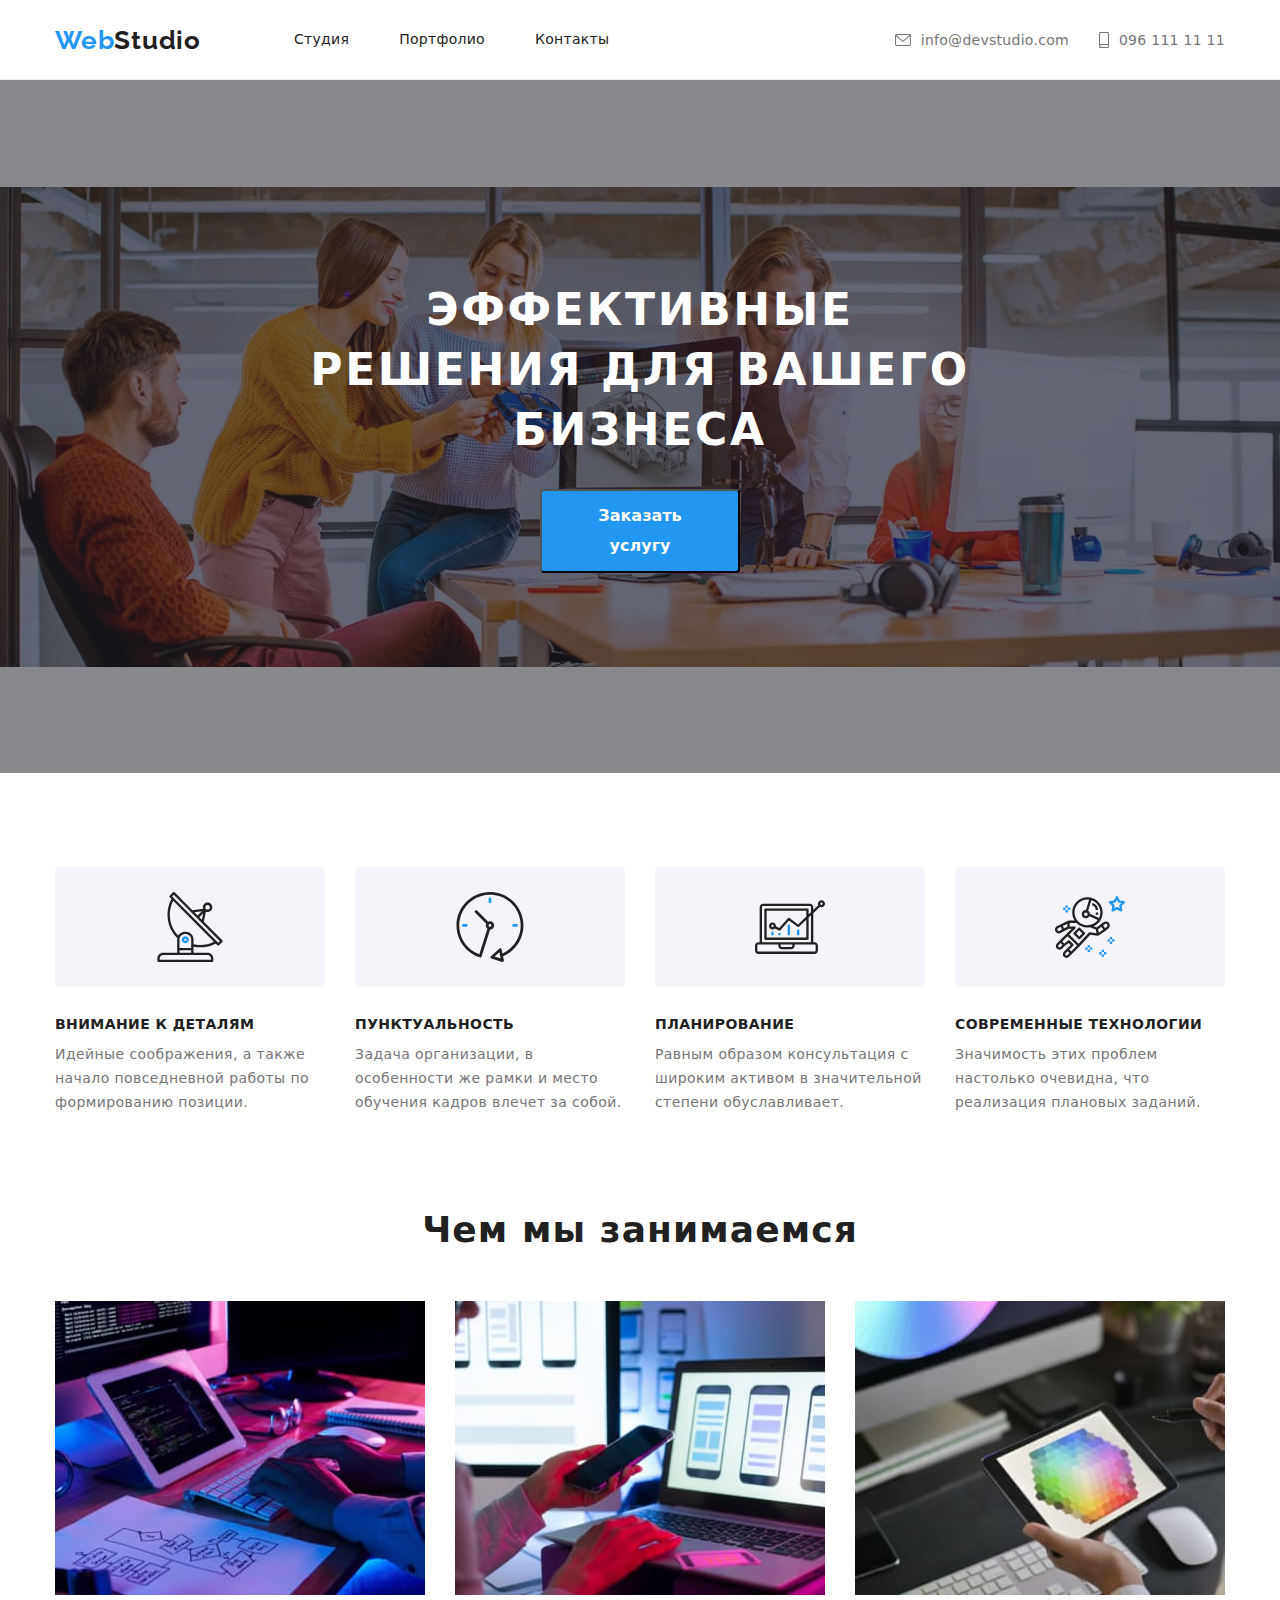
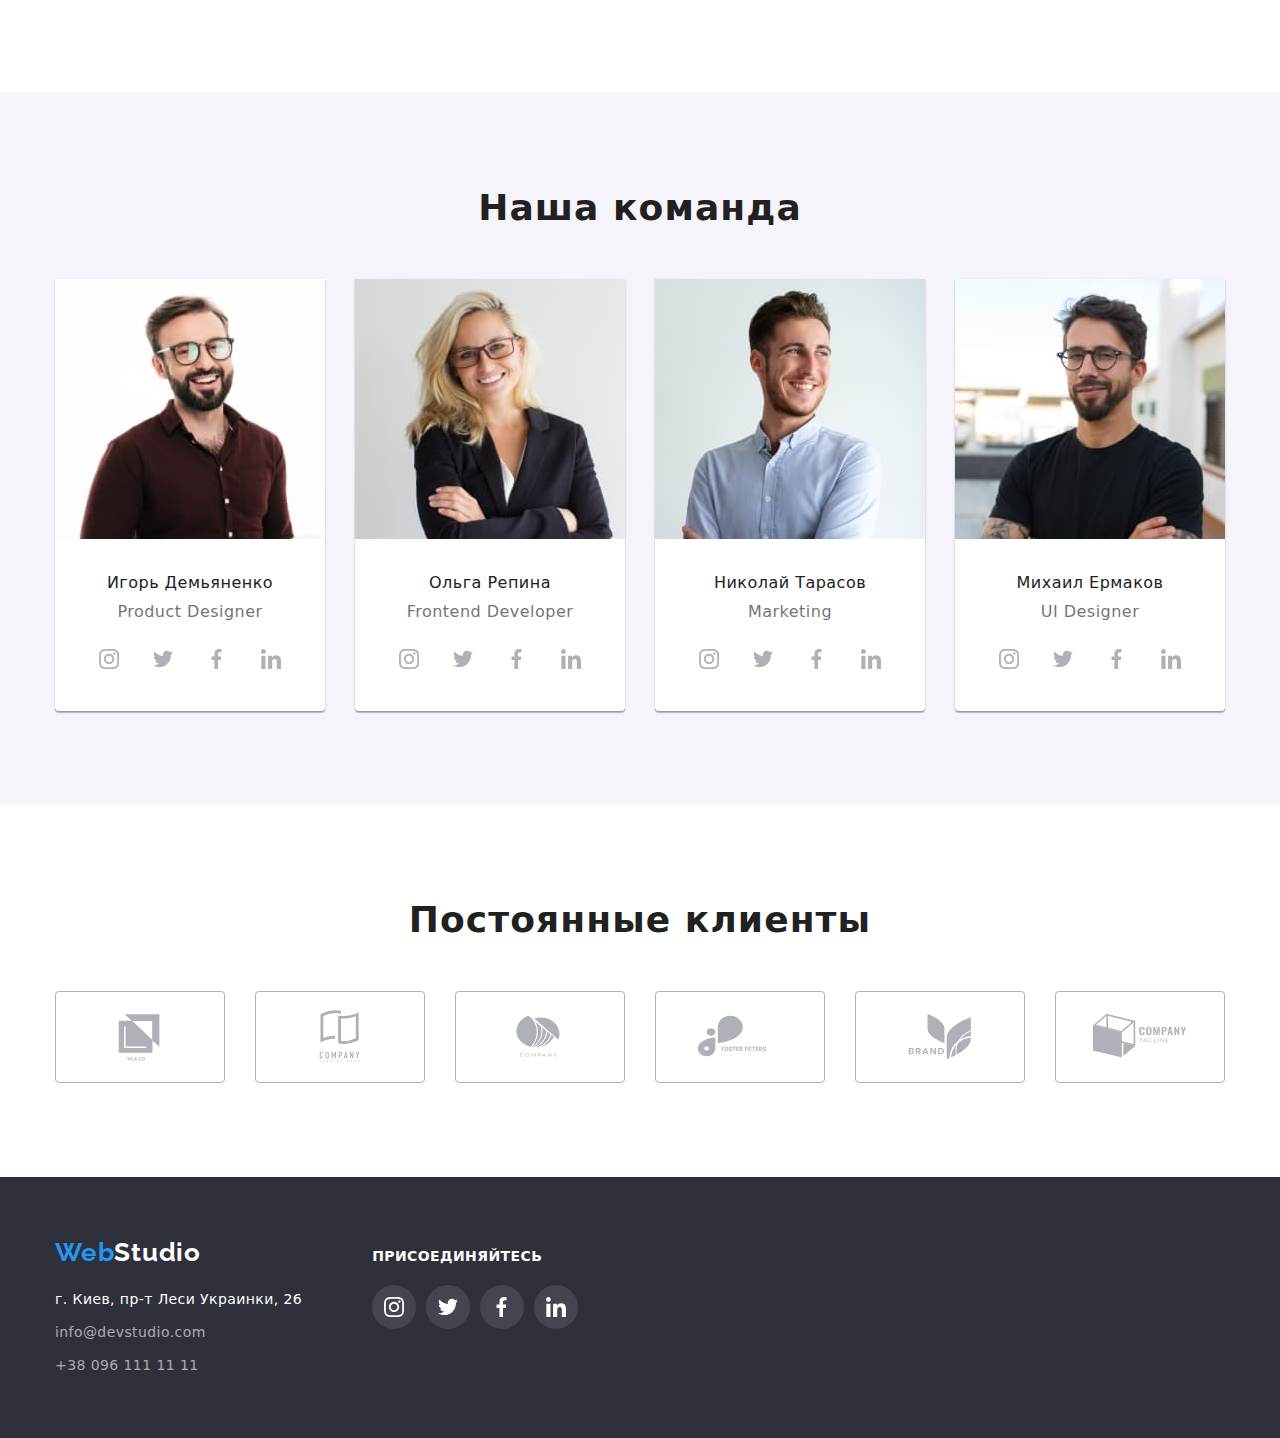
<file: index.html>
<!DOCTYPE html>
<html lang="ru">
<head>
    <meta charset="UTF-8">
    <meta http-equiv="X-UA-Compatible" content="IE=edge">
    <meta name="viewport" content="width=device-width, initial-scale=1.0">
    <link rel="preconnect" href="https://fonts.googleapis.com">
    <link rel="preconnect" href="https://fonts.gstatic.com" crossorigin>
    <link 
        href="https://fonts.googleapis.com/css2?family=Raleway:wght@700&family=Roboto:wght@400;500;700;900&display=swap" rel="stylesheet">
    <title>Document</title>
    <link rel="stylesheet" href="./css/styles.css">
    <link rel="stylesheet" href="https://cdnjs.cloudflare.com/ajax/libs/modern-normalize/1.1.0/modern-normalize.min.css">
</head>


<body>
    <!--Шапка сайта-->
    <header class="header">
        <div class="container header-container">
            <nav class="page-header">
                <a class="logo" href=".index.html">
                    <span class="logo-web">Web</span><span class="logo-studio">Studio</span> 
                    
                </a>            
                        
                <ul class="nav">
                    <li class="item"><a href="./index.html" class="nav_batton">Студия</a></li>
                    <li class="item"><a href="./portfolio.html" class="nav_batton">Портфолио</a></li>
                    <li class="item"><a href="" class="nav_batton">Контакты</a></li>
                </ul>
            
              
            </nav>
            <ul class="contacts">
                <li class="item item-mail"><a href="mailto:info@devstudio.com" class="nav_contacts">
                    <svg class="svg-mail">
                        <use href="./imagas/symbol-defs.svg#mail"></use>
                    </svg>info@devstudio.com</a>
                </li>
                <li class="item item-tel">
                    <a href="tel:+380961111111" class="nav_contacts">
                        <svg class="svg-tel">
                            <use href="./imagas/symbol-defs.svg#tel"></use>
                        </svg>096 111 11 11</a>
                </li>        
            </ul>
        <div>   
    </header>

    <main>
             
        <section class="hero">
            <div class="container"><h1 class="hero-title">Эффективные решения для вашего бизнеса</h1>
                <button type="button" class="button-hero">Заказать услугу</button>
            </div>                
        </section>          
                
        <section class="section">
            <div class="container">
                <!--Особенности-->
                <h2 class="visually-hidden">Преимущества</h2>
                <ul class="fiska-style">
                    <li class="fitem">
                        <div class="fishka-icon">
                            <svg class="icon-plane">
                                <use href="./imagas/symbol-defs.svg#plane"></use>
                            </svg>
                        </div>
                        <h3 class="fiska-a">Внимание к деталям</h3>
                        <p class="fishka-d">Идейные соображения, а также начало повседневной работы по формированию позиции.</p>
                    </li>
                    <li class="fitem">
                        <div class="fishka-icon">
                            <svg class="icon-plane">
                                <use href="./imagas/symbol-defs.svg#clock"></use>
                            </svg>
                        </div>
                        <h3 class="fiska-a">Пунктуальность</h3>
                        <p class="fishka-d">Задача организации, в особенности же рамки и место обучения кадров влечет за собой.</p>
                    </li>
                    <li class="fitem">
                        <div class="fishka-icon">
                            <svg class="icon-plane">
                                <use href="./imagas/symbol-defs.svg#notebook"></use>
                            </svg>
                        </div>
                        <h3 class="fiska-a">Планирование</h3>
                        <p class="fishka-d">Равным образом консультация с широким активом в значительной степени обуславливает.</p>
                    </li>
                    <li class="fitem">
                        <div class="fishka-icon">
                            <svg class="icon-plane">
                                <use href="./imagas/symbol-defs.svg#astronaut"></use>
                            </svg>
                        </div>
                        <h3 class="fiska-a">Современные технологии</h3>
                        <p class="fishka-d">Значимость этих проблем настолько очевидна, что реализация плановых заданий.</p>
                    </li>
                </ul>
            </div>
        </section>
        <!--Чем мы занимаемся-->    
        <section class="section galery-section">
            <div class="container">
                <h2 class="section-title">Чем мы занимаемся</h2>    
    
                <ul class="galery">                
                    <li class="foto"><img src="./imagas/box_1,img.jpg" alt="компьютер" width="370" height="294"/></li>
                    <li class="foto"><img src="./imagas/box_2,img.jpg" alt="ноутбук" width="370" height="294"/></li>
                    <li class="foto"><img src="./imagas/box_3,img.jpg" alt="планшет" width="370" height="294"/></li>           
                </ul>
            </div>
            
        </section>
        <!--Команда-->
           
        <section class="section comands">
            <div class="container">
                <h2 class="section-title">Наша команда</h2>            
                <ul class="frends">
                    <li class="frierds-list">
                        <img src="./imagas/foto1.jpg" alt="Игорь Деияненко" width="270" height="260"/>
                        <div class="frend-box">
                            <h3 class="frends-name">Игорь Демьяненко</h3>
                            <p class="frends-prof">Product Designer</p>
                            <ul class="friends-batton">
                                <li class="item-blok">
                                    <a class="social-linc" href="">
                                        <svg class="social-item">
                                            <use href="./imagas/symbol-defs.svg#insta"></use>
                                        </svg>
                                    </a>
                                </li>
                                <li class="item-blok">
                                    <a class="social-linc" href="">
                                        <svg class="social-item">
                                            <use href="./imagas/symbol-defs.svg#tvit"></use>
                                        </svg>
                                    </a>
                                </li>
                                <li class="item-blok">
                                    <a class="social-linc" href="">
                                        <svg class="social-item">
                                            <use href="./imagas/symbol-defs.svg#fb"></use>
                                        </svg>
                                    </a>
                                </li>
                                <li class="item-blok">
                                    <a class="social-linc" href="">
                                        <svg class="social-item">
                                            <use href="./imagas/symbol-defs.svg#link"></use>
                                        </svg>
                                    </a>
                                </li>
                            </ul>
                        </div>
                       
                        
                    </li>
                    <li class="frierds-list">
                        <img src="./imagas/foto2.jpg" alt="Ольга Репина" width="270" height="260"/>
                        <div class="frend-box">
                            <h3 class="frends-name">Ольга Репина</h3>
                            <p class="frends-prof">Frontend Developer</p>
                            <ul class="friends-batton">
                                <li class="item-blok">
                                    <a class="social-linc" href="">
                                        <svg class="social-item">
                                            <use href="./imagas/symbol-defs.svg#insta"></use>
                                        </svg>
                                    </a>
                                </li>
                                <li class="item-blok">
                                    <a class="social-linc" href="">
                                        <svg class="social-item">
                                            <use href="./imagas/symbol-defs.svg#tvit"></use>
                                        </svg>
                                    </a>
                                </li>
                                <li class="item-blok">
                                    <a class="social-linc" href="">
                                        <svg class="social-item">
                                            <use href="./imagas/symbol-defs.svg#fb"></use>
                                        </svg>
                                    </a>
                                </li>
                                <li class="item-blok">
                                    <a class="social-linc" href="">
                                        <svg class="social-item">
                                            <use href="./imagas/symbol-defs.svg#link"></use>
                                        </svg>
                                    </a>
                                </li>
                            </ul>
                        </div>
                    
                        
                    </li>
                    <li class="frierds-list">
                        <img src="./imagas/foto3.jpg" alt="Николай Тарасов" width="270" height="260"/>
                        <div class="frend-box">
                            <h3 class="frends-name">Николай Тарасов</h3>
                            <p class="frends-prof">Marketing</p>
                            <ul class="friends-batton">
                                <li class="item-blok">
                                    <a class="social-linc" href="">
                                        <svg class="social-item">
                                            <use href="./imagas/symbol-defs.svg#insta"></use>
                                        </svg>
                                    </a>
                                </li>
                                <li class="item-blok">
                                    <a class="social-linc" href="">
                                        <svg class="social-item">
                                            <use href="./imagas/symbol-defs.svg#tvit"></use>
                                        </svg>
                                    </a>
                                </li>
                                <li class="item-blok">
                                    <a class="social-linc" href="">
                                        <svg class="social-item">
                                            <use href="./imagas/symbol-defs.svg#fb"></use>
                                        </svg>
                                    </a>
                                </li>
                                <li class="item-blok">
                                    <a class="social-linc" href="">
                                        <svg class="social-item">
                                            <use href="./imagas/symbol-defs.svg#link"></use>
                                        </svg>
                                    </a>
                                </li>
                            </ul>
                        </div>
                        
                        
                    </li> 
                    <li class="frierds-list"> 
                        <img src="./imagas/foto4.jpg" alt="Михаил Ермаков" width="270" height="260"/>
                        <div class="frend-box">
                            <h3 class="frends-name">Михаил Ермаков</h3>
                            <p class="frends-prof">UI Designer</p>
                            <ul class="friends-batton">
                                <li class="item-blok">
                                    <a class="social-linc" href="">
                                        <svg class="social-item">
                                            <use href="./imagas/symbol-defs.svg#insta"></use>
                                        </svg>
                                    </a>
                                </li>
                                <li class="item-blok">
                                    <a class="social-linc" href="">
                                        <svg class="social-item">
                                            <use href="./imagas/symbol-defs.svg#tvit"></use>
                                        </svg>
                                    </a>
                                </li>
                                <li class="item-blok">
                                    <a class="social-linc" href="">
                                        <svg class="social-item">
                                            <use href="./imagas/symbol-defs.svg#fb"></use>
                                        </svg>
                                    </a>
                                </li>
                                <li class="item-blok">
                                    <a class="social-linc" href="">
                                        <svg class="social-item">
                                            <use href="./imagas/symbol-defs.svg#link"></use>
                                        </svg>
                                    </a>
                                </li>
                            </ul>
                        </div>
                        
                        
                    </li>
                </ul>
            </div>
        </section>
        
            <!--Постоянные клиенты-->
        <section class="section clients">
            <div class="container">
                <h2 class="section-title">Постоянные клиенты</h2>   
                          
                <ul class="best-clients" >
                    <Li class="client">                        
                        <a class="client-link" href="">
                            <svg class="client-svg">
                                <use href="./imagas/symbol-defs.svg#yako"></use>
                            </svg>
                        </a>                        
                    </Li>
                    <Li class="client">                        
                        <a class="client-link" href="">
                            <svg class="client-svg">
                                <use href="./imagas/symbol-defs.svg#company"></use>
                            </svg>
                        </a>                        
                    </Li>
                    <Li class="client">                        
                        <a class="client-link" href="">
                            <svg class="client-svg">
                                <use href="./imagas/symbol-defs.svg#orange"></use>
                            </svg>
                        </a>                        
                    </Li>
                    <Li class="client">                        
                        <a class="client-link" href="">
                            <svg class="client-svg">
                                <use href="./imagas/symbol-defs.svg#foster"></use>
                            </svg>
                        </a>                        
                    </Li>
                    <Li class="client">                        
                        <a class="client-link" href="">
                            <svg class="client-svg">
                                <use href="./imagas/symbol-defs.svg#brand"></use>
                            </svg>
                        </a>                        
                    </Li>
                    <Li class="client">                        
                        <a class="client-link" href="">
                            <svg class="client-svg">
                                <use href="./imagas/symbol-defs.svg#tag_line"></use>
                                </svg>
                        </a>                        
                    </Li>
                </ul>
            </div>                      
        </section>
           
    </main>
    
<!--Подвал-->
    
    <footer class="footer">
        <div class="container container-footer">
            <div class="adress-blok">
                <a class="logo-foot" href=".index.html">
                    <span class="logo-web">Web</span><span class="logo-footer">Studio</span>
                </a>
                <address class="adress-footer">
                    <ul class="adress-ul">
                        <li>
                            <a class="address-map" href="https://goo.gl/maps/iWSiA93wagULa9Wx8" target="_blank">г. Киев, пр-т Леси
                                Украинки, 26
                            </a>
                        </li>
            
                        <li class="adress-li"><a class="addres-mail" href="mailto:info@devstudio.com">info@devstudio.com</a></li>
                        <li><a class="address-tel" href="tel:+380961111111">+38 096 111 11 11</a></li>
                    </ul>
                </address>
            </div>
            <div class="join-blok">
                <h2 class="footer-join">присоединяйтесь</h2>
                <ul class="join">
                    <Li class="icone-footer">
                        <a href="" class="footer-link">
                            <svg class="footer-svg">
                                <use href="./imagas/symbol-defs.svg#insta"></use>
                            </svg>
                        </a>
                    </Li>
                    <Li class="icone-footer">
                        <a href="" class="footer-link">
                            <svg class="footer-svg">
                                <use href="./imagas/symbol-defs.svg#tvit"></use>
                            </svg>
                        </a>
                    </Li>
                    <Li class="icone-footer">
                        <a href="" class="footer-link">
                            <svg class="footer-svg">
                                <use href="./imagas/symbol-defs.svg#fb"></use>
                            </svg>
                        </a>
                    </Li>
                    <Li class="icone-footer">
                        <a href="" class="footer-link">
                            <svg class="footer-svg">
                                <use href="./imagas/symbol-defs.svg#link"></use>
                            </svg>
                        </a>
                    </Li>
                    
                </ul>
            </div>
        </div>
            
    </footer>
    

</body>
</html>
</file>
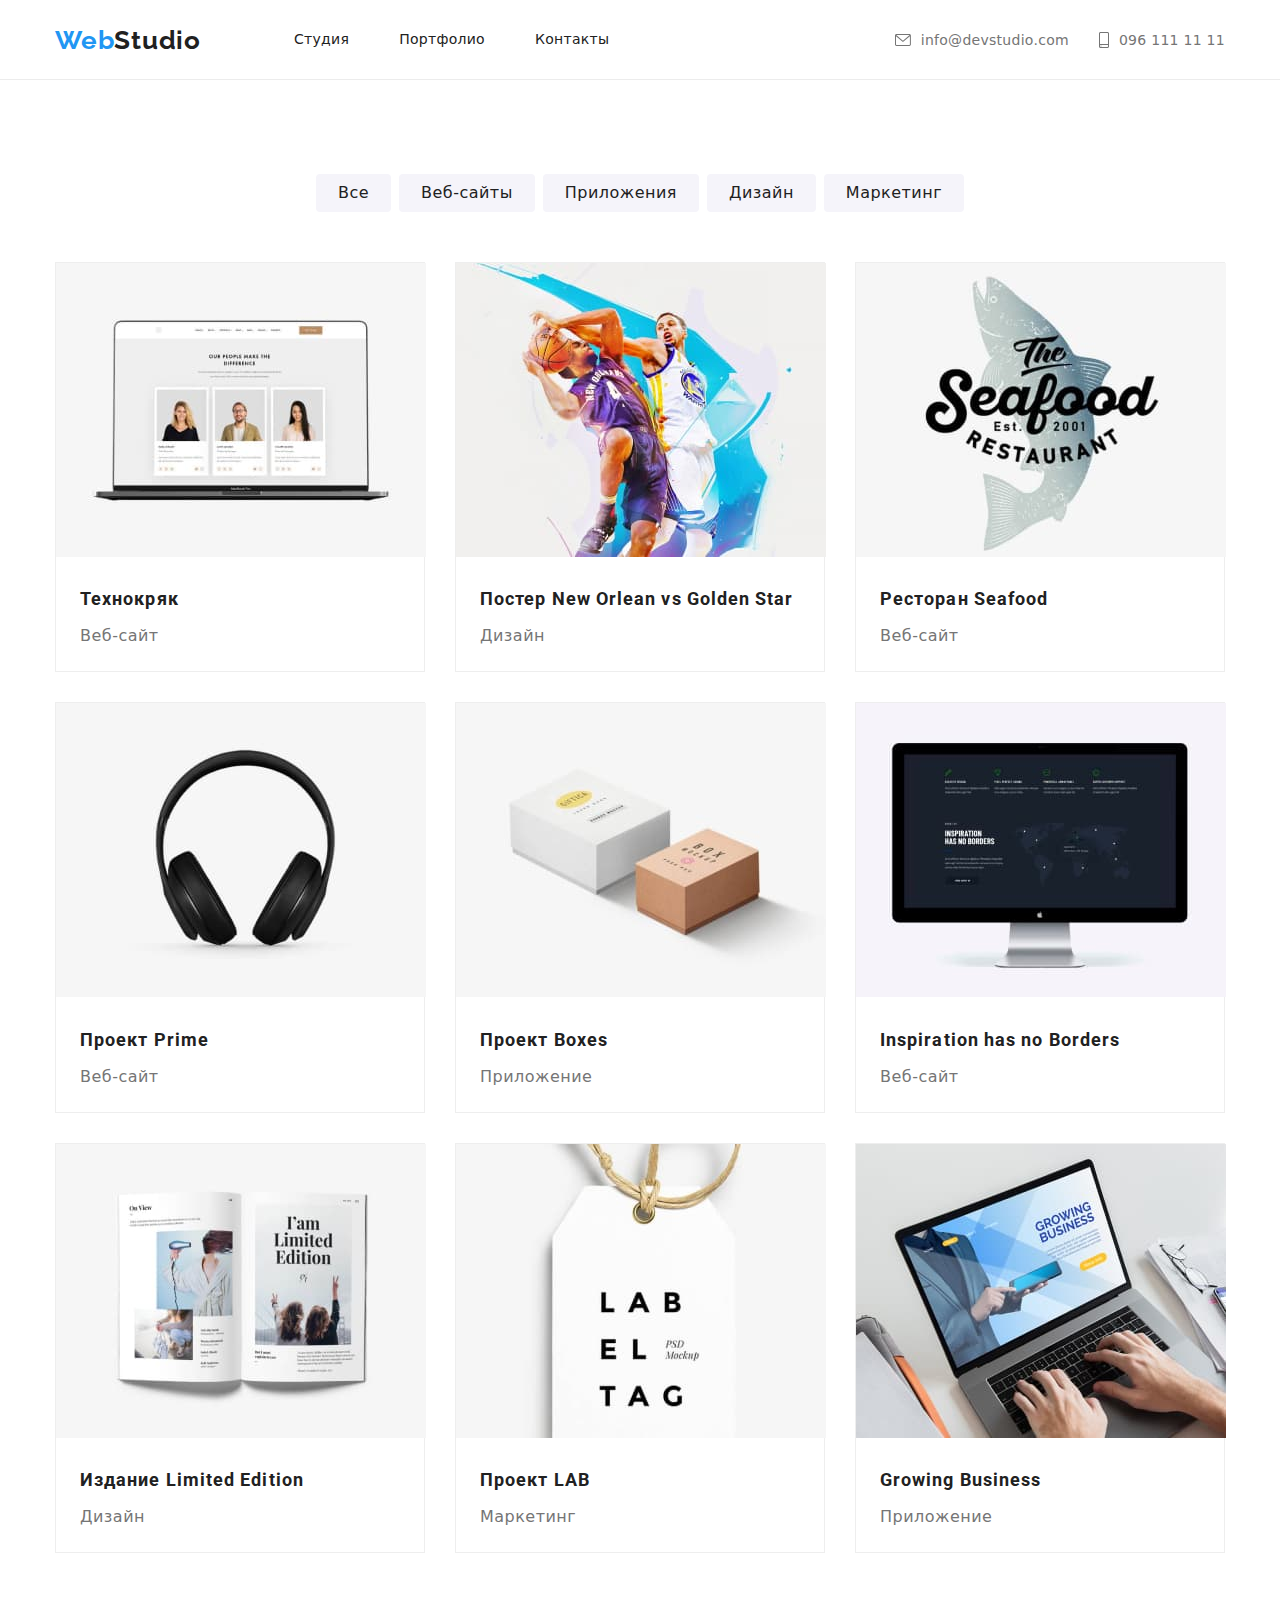
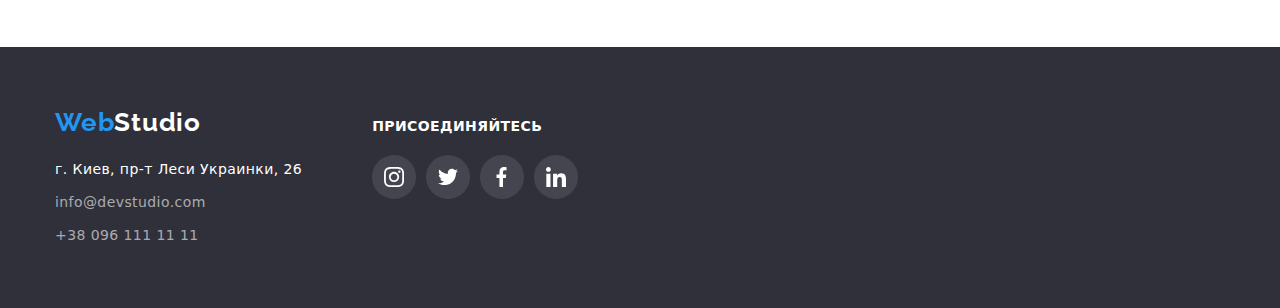
<file: portfolio.html>
<!DOCTYPE html>
<html lang="ru">
<head>
    <meta charset="UTF-8">
    <meta http-equiv="X-UA-Compatible" content="IE=edge">
    <meta name="viewport" content="width=device-width, initial-scale=1.0">    
    <link rel="preconnect" href="https://fonts.googleapis.com">
    <link rel="preconnect" href="https://fonts.gstatic.com" crossorigin>
    <link 
        href="https://fonts.googleapis.com/css2?family=Raleway:wght@700&family=Roboto:wght@400;500;700;900&display=swap" 
        rel="stylesheet">        
    <title>Document</title>
    <link rel="stylesheet" href="./css/styles.css">
    <link rel="stylesheet" href="https://cdnjs.cloudflare.com/ajax/libs/modern-normalize/1.1.0/modern-normalize.min.css">
    
    
</head>

<body>
    <!--Шапка сайта-->
<header class="header">
    <div class="container header-container">
        <nav class="page-header">
            <a class="logo" href=".index.html">
                <span class="logo-web">Web</span><span class="logo-studio">Studio</span>

            </a>

            <ul class="nav">
                <li class="item"><a href="./index.html" class="nav_batton">Студия</a></li>
                <li class="item"><a href="./portfolio.html" class="nav_batton">Портфолио</a></li>
                <li class="item"><a href="" class="nav_batton">Контакты</a></li>
            </ul>


        </nav>
        <ul class="contacts">
            <li class="item item-mail"><a href="mailto:info@devstudio.com" class="nav_contacts">
                    <svg class="svg-mail">
                        <use href="./imagas/symbol-defs.svg#mail"></use>
                    </svg>info@devstudio.com</a>
            </li>
            <li class="item item-tel">
                <a href="tel:+380961111111" class="nav_contacts">
                    <svg class="svg-tel">
                        <use href="./imagas/symbol-defs.svg#tel"></use>
                    </svg>096 111 11 11</a>
            </li>
        </ul>
        <div>
</header>

    <main>
        <section class="section">

            <div class="container">
                <h1 class="visually-hidden">Кнопки навигации</h1>        
                
                <ul class="navlist">
                    <li class="navli"><button type="batton" class="button pointer">Все</button></li>
                    <li class="navli"><button type="button" class="button pointer">Веб-сайты</button></li>
                    <li class="navli"><button type="button" class="button pointer">Приложения</button></li>
                    <li class="navli"><button type="button" class="button pointer">Дизайн</button></li>
                    <li class="navli"><button type="button" class="button pointer">Маркетинг</button></li>    
                </ul>
               
    
                <ul class="project">
                    <li class ='flex-element'>
                        <a class="project-link" href="">
                            <div>
                                <img src="./imagas/hw2_f1.jpg" alt="сайт_технокряк" width="370" height="294">
                            </div>
                            <div class="project-text">
                                <h2 class="project-logo">Технокряк</h2>
                                <p class="progject-text"> Веб-сайт</p>
                            </div>
                        </a>                            
                    </li>
    
                    <li class ='flex-element'>
                        <a class="project-link" href="">
                            <div>
                                <img src="./imagas/hw2_f2.jpg" alt="фото_постера" width="370" height="294">
                            </div>
                            <div class="project-text">
                                <h2 class="project-logo">Постер New Orlean vs Golden Star</h2>
                                <p class="progject-text">Дизайн</p>
                            </div>
                        </a>         
                    </li>
    
                    <li class ='flex-element'>
                        <a class="project-link" href="">
                            <div><img src="./imagas/hw2_f3.jpg" alt="ресторан" width="370" height="294">
                            </div>
                            <div class="project-text">
                                <h2 class="project-logo">Ресторан Seafood</h2>
                                <p class="progject-text">Веб-сайт</p>
                            </div>
                        </a>
                    </li>
    
                    <li class ='flex-element'>
                        <a class="project-link" href="">
                            <div>
                                <img src="./imagas/hw2_f4.jpg" alt="наушники" width="370" height="294">
                            </div>
                            <div class="project-text">
                                <h2 class="project-logo">Проект Prime</h2>
                                <p class="progject-text">Веб-сайт</p>
                            </div>
                        </a>
                    </li>
    
                    <li class ='flex-element'>
                        <a class="project-link" href="">
                            <div>
                                <img src="./imagas/hw2_f5.jpg" alt="коробки" width="370" height="294">
                            </div>
                            
                            <div class="project-text">
                                <h2 class="project-logo">Проект Boxes</h2>
                                <p class="progject-text">Приложение</p>
                            </div>
                        </a>
                                           
                    </li>
    
                    <li class ='flex-element'>
                        <a class="project-link" href="">
                            <div>
                                <img src="./imagas/hw2_f6.jpg" alt="вдохновение" width="370" height="294">
                            </div>
                            <div class="project-text">
                                <h2 class="project-logo">Inspiration has no Borders</h2>
                                <p class="progject-text">Веб-сайт</p>
                            </div>
                        </a>   
                    </li>
    
                    <li class ='flex-element'>
                        <a class="project-link" href="">
                            <div>
                                <img src="./imagas/hw2_f7.jpg" alt="издание" width="370" height="294">
                            </div>
                            <div class="project-text">
                                <h2 class="project-logo">Издание Limited Edition</h2>
                                <p class="progject-text">Дизайн</p>
                            </div>
                        </a>         
                    </li>
    
                    <li class ='flex-element'>
                        <a class="project-link" href="">
                            <div>
                                <img src="./imagas/hw2_f8.jpg" alt="програмирование" width="370" height="294">
                            </div>
                            <div class="project-text">
                                <h2 class="project-logo">Проект LAB</h2>
                                <p class="progject-text">Маркетинг</p>
                            </div>
                        </a>                  
                    </li>
                    
                    <li class ='flex-element'>
                        <a class="project-link" href="">
                            <div>
                                <img src="./imagas/hw2_f9.jpg" alt="бизнесрост" width="370" height="294">
                            </div>
                            <div class="project-text">
                                <h2 class="project-logo">Growing Business</h2>
                                <p class="progject-text">Приложение</p>
                            </div>
                        </a>               
                    </li>
                </ul>
            </div>
        </section>
    </main>
    

    <footer class="footer">
        <div class="container container-footer">
            <div class="adress-blok">
                <a class="logo-foot" href=".index.html">
                    <span class="logo-web">Web</span><span class="logo-footer">Studio</span>
                </a>
                <address class="adress-footer">
                    <ul class="adress-ul">
                        <li>
                            <a class="address-map" href="https://goo.gl/maps/iWSiA93wagULa9Wx8" target="_blank">г. Киев,
                                пр-т Леси
                                Украинки, 26
                            </a>
                        </li>
    
                        <li class="adress-li"><a class="addres-mail" href="mailto:info@devstudio.com">info@devstudio.com</a>
                        </li>
                        <li><a class="address-tel" href="tel:+380961111111">+38 096 111 11 11</a></li>
                    </ul>
                </address>
            </div>
            <div class="join-blok">
                <h2 class="footer-join">присоединяйтесь</h2>
                <ul class="join">
                    <Li class="icone-footer">
                        <a href="" class="footer-link">
                            <svg class="footer-svg">
                                <use href="./imagas/symbol-defs.svg#insta"></use>
                            </svg>
                        </a>
                    </Li>
                    <Li class="icone-footer">
                        <a href="" class="footer-link">
                            <svg class="footer-svg">
                                <use href="./imagas/symbol-defs.svg#tvit"></use>
                            </svg>
                        </a>
                    </Li>
                    <Li class="icone-footer">
                        <a href="" class="footer-link">
                            <svg class="footer-svg">
                                <use href="./imagas/symbol-defs.svg#fb"></use>
                            </svg>
                        </a>
                    </Li>
                    <Li class="icone-footer">
                        <a href="" class="footer-link">
                            <svg class="footer-svg">
                                <use href="./imagas/symbol-defs.svg#link"></use>
                            </svg>
                        </a>
                    </Li>
    
                </ul>
            </div>
        </div>
    
    </footer>
    
    
</body>
</html>
</file>
<file: css/styles.css>
:root {
  --primary-text-color: #757575;
  --title-text-color: #212121;
  --accent-color: #2196f3;
  --batton-background-color: #f5f4fa;
  --color-fone: #ffffff;
  --background-color: #2f303a;
}

body {
  background-color: var(--color-fone);
  font-family: 'Roboto', sans-serif;
  color: var(--primary-text-color);
}

ul {
  list-style: none;
  margin: 0;
  padding: 0;
}

/**{
    color: black;
}

/*лого*/

.container { 
  width: 1200px;
  padding-left: 15px;
  padding-right: 15px;
  margin-left: auto;
  margin-right: auto;
}

.header {
  border-bottom: 1px solid #ececec;
  height: 80px;
}

.header-container {
  display: flex;
  align-items: center;
}

.page-header {
  display: flex;
  align-items: center;
}

.logo {
  display: block;
  font-family: Raleway;
  font-weight: 700;
  font-size: 26px;
  line-height: 1.19;
  letter-spacing: 0.03em;
  text-decoration: none;
}

.logo-web {
  color: var(--accent-color);
}

.logo-studio {
  color: var(--title-text-color);
}

/*шапка*/
.nav {
  display: flex;
  font-weight: 500;
  font-size: 14px;
  line-height: 1.14;
  letter-spacing: 0.02em;
  text-decoration: none;
  margin-left: 93px;
}

.nav .nav_batton {
  display: block;
  padding-top: 32px;
  padding-bottom: 32px;
}

.nav .item {
  margin-right: 50px;
}
.item{
  display: flex;
  align-items: center;
}
.nav .item:last-child {
  margin-right: 0;
}

.contacts {
  display: flex;
  padding-left: 0px;
  margin-left: auto;
  margin-top: 0px;
  margin-bottom: 0px;
}

.contacts .item + .item {
  margin-left: 30px;
}

/*proba*/
.svg-mail {
  display:inline-flex;
  width: 16px;
  height: 12px;
  margin-right: 10px;
  fill: currentColor;  
  
}

.svg-tel {
  display: inline-flex;
  width: 10px;
  height: 16px;
  margin-right: 10px;
  fill: currentColor; 
}


/*batton*/
.nav_batton {
  color: var(--title-text-color);
  text-decoration: none;
}

.nav_batton:hover,
.nav_batton:focus {
  color: var(--accent-color);
  text-decoration: none;
}

.nav_batton:active {
  color: var(--title-text-color);
  text-decoration: none;
}

.nav_contacts {
  display: flex;
  align-items: center;
  color: var(--primary-text-color);
  text-decoration: none;
  font-style: normal;
  font-weight: 500;
  font-size: 14px;
  line-height: 16px;
  letter-spacing: 0.02em;
  
}

.nav_contacts:hover,
.nav_contacts:focus {
  color: var(--accent-color);
  text-decoration: none;
  fill: var(--accent-color);
}

.nav_contacts:active {
  color: var(--title-text-color);
  text-decoration: none;
}

/*heroy*/
.hero-title {
  font-size: 44px;
  line-height: 1.36;
  text-align: center;
  letter-spacing: 0.06em;
  text-transform: uppercase;

  color: var(--color-fone);
  padding-bottom: 0px;
  margin: 0px;
  width: 696px;
  margin-right: auto;
  margin-left: auto;
}

.hero {
  padding-top: 200px;
  padding-bottom: 200px;
  max-width: 1600px;
  margin-left: auto;
  margin-right: auto;
  background-image: linear-gradient(rgba(47, 48, 58, 0.4), rgba(47, 48, 58, 0.4)),
    url(../imagas/Img.jpg);
  background-color: rgba(196, 196, 196, 1);
  background-repeat: no-repeat;
  background-position: center;
  background-size: contain;
}

.button-hero {
  display: flex;
  justify-content: center;
  max-width: 200px;
  margin-left: auto;
  margin-right: auto;
  margin-top: 30px;
  border-radius: 4px;
  padding: 10px 32px;
  color: var(--color-fone);
  background-color: var(--accent-color);
  font-weight: 700;
  line-height: 1.87;
  text-decoration: none;
  text-align: center;
}

/*fishka*/

.visually-hidden {
  position: absolute;
  white-space: nowrap;
  width: 1px;
  height: 1px;
  overflow: hidden;
  border: 0;
  padding: 0;
  clip: rect(0 0 0 0);
  clip-path: inset(50%);
  margin: -1px;
}

.section {
  padding: 94px 0;
}

.fiska-style {
  display: flex;
}

.fiska-style .fitem {
  display: block;
  width: 270px;
  margin-bottom: 0px;
  margin-right: 30px;
}

.fiska-style .fitem:last-child {
  margin-right: 0;
}

h1,
h2,
h3,
p {
  margin: 0;
}
.fishka-icon{
  display: flex;
  background-color: #F5F4FA;
  border-radius: 4px;
  height: 120px;
  justify-content: space-around;
  align-items: center;
  margin-bottom: 30px;

}

.icon-plane{
  display:inline-flex;
  height: 70px;
  width: 70px;
}

.fiska-a {
  margin-bottom: 10px;
  font-weight: 700;
  font-size: 14px;
  line-height: 1.14;
  letter-spacing: 0.03em;
  text-transform: uppercase;
  color: var(--title-text-color);
}

.fishka-d {
  margin-top: 0;
  margin-bottom: 0px;
  font-weight: normal;
  font-size: 14px;
  line-height: 1.71;
  letter-spacing: 0.03em;
  color: var(--primary-text-color);
}

/*секции*/

.comands {
  background: #f5f4fa;
}
.section-title {
  font-weight: 700;
  font-size: 36px;
  line-height: 1.16;
  text-align: center;
  letter-spacing: 0.03em;
  color: var(--title-text-color);
}

.frends {
  display: flex;
  flex-wrap: wrap;
}

.frend-box {
  padding-top: 30px;
  padding-bottom: 30px;
}

.container .frierds-list {
  padding-left: 0px;
  padding-right: 0px;
  background-color: var(--color-fone);
}

.frierds-list {
  margin-right: 30px;
  box-shadow: 0px 1px 3px rgba(0, 0, 0, 0.12), 0px 1px 1px rgba(0, 0, 0, 0.14),
    0px 2px 1px rgba(0, 0, 0, 0.2);
  border-radius: 0px 0px 4px 4px;
}

.frierds-list:last-child {
  margin-right: 0px;
}

.galery {
  display: flex;
  margin-top: 50px;
}

.img {
  display: block;
  max-width: 100%;
  height: auto;
}

.galery-section {
  padding-top: 0;
}

.galery .foto {
  margin-right: 30px;
}

.img {
  display: block;
  max-width: 100%;
  height: auto;
}

.galery .foto:last-child {
  margin-right: 0;
}

.frends {
  background: var(--batton-background-color);
  margin-top: 50px;
}

.frends-name {
  font-style: normal;
  margin-bottom: 10px;
  font-weight: 500;
  font-size: 16px;
  line-height: 1.19;
  text-align: center;
  letter-spacing: 0.03em;
  color: var(--title-text-color);
}

.frends-prof {
  font-style: normal;
  font-weight: normal;
  margin-top: 10px;
  margin: 0;
  font-size: 16px;
  line-height: 1.19;
  text-align: center;
  letter-spacing: 0.03em;
  color: var(--primary-text-color);
  padding-bottom: 16px;
}

.friends-batton {
  display: flex;
  padding: 0;  
  justify-content: center;
}

.social-linc {  
  display: flex;
  align-items: center;
  justify-content: center;  
  margin-left: 0;    
  padding: 0;
  border: none;
  border-radius: 50%;
  width: 100%;
  height: 100%;
  color: rgba(175, 177, 184, 1); 
}

.social-linc:hover{
  background-color:#2196f3;
  color: #ffffff;
}


.social-item {   
  width: 20px;
  height: 20px;
  fill: currentColor;
}

.item-blok {  
  display: flex;
  width: 44px;
  height: 44px;
  margin-right: 10px;  
}

.item-blok:last-child{
  margin-right: 0;
}

/*Постоянные клиенты*/
.best-clients {
  display: flex;
  margin-top: 50px;
}

.client-link{
  display: flex;
  justify-content: center;
  align-items: center;
  width: 170px;
  height: 92px;
  border: 1px solid #AFB1B8;
  border-radius: 4px;
  color: rgba(175, 177, 184, 1);
}

.client-link:hover{
  border:1px solid #2196F3;
  color: rgba(33, 150, 243, 1);
}


.client-svg {
  width: 106px;
  height: 60px;
  fill:currentColor;
  padding: 0;
}


.client {
  height: 92px;
  margin-right: 30px;
}
.client:last-child {
  margin-right: 0;
}



/*batton*/

.container-batton {
  margin-left: auto;
  margin-right: auto;
  margin-top: 0px;
  min-height: 100px;
  width: 611;
}

.button {
  color: var(--title-text-color);
  background-color: var(--batton-background-color);
}
.button:hover,
.button:focus {
  color: var(--color-fone);
  background-color: var(--accent-color);
  box-shadow: 0px 3px 1px rgba(0, 0, 0, 0.1),
  0px 1px 2px rgba(0, 0, 0, 0.08),
  0px 2px 2px rgba(0, 0, 0, 0.12);
  border-radius: 4px;  
}

.pointer {
  display: inline-block;
  margin-top: 0px;
  margin-bottom: 0px;
  padding: 6px 22px;
  cursor: pointer;
  border: none;
  border-radius: 4px;
  min-width: 38px;

  text-align: center;
  font-weight: 500;
  font-size: 16px;
  line-height: 1.63;
  letter-spacing: 0.03em;
}

.navlist {
  display: flex;
  justify-content: center;
  margin-bottom: 50px;
}

.navlist .navli {
  margin-right: 8px;
}

.navlist .navli:last-child {
  margin-right: 0;
}

.project {
  display: flex;
  flex-wrap: wrap;
}

.project-text {
  padding-left: 24px;
  padding-right: 24px;
  padding-top: 20px;
  padding-bottom: 20px;
}

.flex-element {
  width: 370px;
  margin-bottom: 30px;
  margin-right: 30px;
  background: #ffffff;
  border: 1px solid #eeeeee;
  box-sizing: border-box;
}

.flex-element:nth-child(3n) {
  margin-right: 0px;
}

.flex-element:nth-last-child(-n + 3) {
  margin-bottom: 0;
}

.project-link{
  display:inline-block;
  text-decoration: none;  
}
.project-link:hover{
  box-shadow: 0px 1px 1px rgba(0, 0, 0, 0.12),
  0px 4px 4px rgba(0, 0, 0, 0.06),
  1px 4px 6px rgba(0, 0, 0, 0.16);
}
.project-logo {
  font-weight: 700;
  font-size: 18px;
  line-height: 2;
  letter-spacing: 0.06em;
  color: var(--title-text-color);
  margin: 0;
  font-family: 'Roboto';
  font-style: normal;
  padding: 0;
  margin-bottom: 4px;
}

.progject-text {
  font-size: 16px;
  line-height: 1.87;
  letter-spacing: 0.03em;
  color: var(--primary-text-color);
  margin: 0;
  padding: 0;
  text-decoration: none;
}

.footer {
  display:flex;
  justify-content: flex-start;
  align-items: baseline;
  
  
  background-color: var(--background-color);
  padding-top: 60px;
  padding-bottom: 60px;
  padding-left: 0;
  padding-right: 0;
}

.address-map {
  font-style: normal;
  font-weight: normal;
  font-size: 14px;
  line-height: 1.71;
  letter-spacing: 0.03em;
  color: var(--color-fone);
  text-decoration: none;
}

.addres-mail,
.address-tel {
  font-style: normal;
  font-weight: normal;
  font-size: 14px;
  line-height: 1.71;
  letter-spacing: 0.03em;
  color: rgba(255, 255, 255, 0.6);
  text-decoration: none;
}

.logo-footer {
  color: var(--color-fone);
}

.adress-li {
  margin-top: 9px;
  margin-bottom: 9px;
}

.logo-footer {
  display: inline-block;
}

.logo-foot {
  display: block;  
  font-family: Raleway;  
  font-weight: 700;
  font-size: 26px;
  line-height: 1.19;
  letter-spacing: 0.03em;
  text-decoration: none;
  padding: 0;
  margin: 0;
}

.adress-footer {
  display:inline-flex;
  margin-top: 20px;
}

.adress-ul {
  display: inline-block;
  padding-left: 0;
}

/*Присоеденяйтесь*/
.footer-join {
  font-style: normal;
  font-weight: 700;
  font-size: 14px;
  line-height: 1.14;
  letter-spacing: 0.03em;
  text-transform: uppercase;
  color: #ffffff;
  margin-bottom: 20px;
}

.join{
  display: flex;
}

.icone-footer{
  margin-right: 10px;
}
.icone-footer:last-child{
  margin-right: 0px;
}

.footer-link{
  display: flex;
  justify-content: center;
  align-items: center;
  width: 44px;
  height: 44px;
  color: rgba(255, 255, 255, 1);
  background-color: rgba(255, 255, 255, 0.1);
  border-radius: 50%;
}
.footer-link:hover{
  background-color: rgba(33, 150, 243, 1);
}
.footer-svg{
  width: 20px;
  height: 20px;
  fill: currentColor;
  padding: 0;
}


.container-footer{
  display: flex;
  align-items: baseline;
  background-color: #2f303a;
}
.adress-blok{
  margin-right: 70px;
}
</file>
